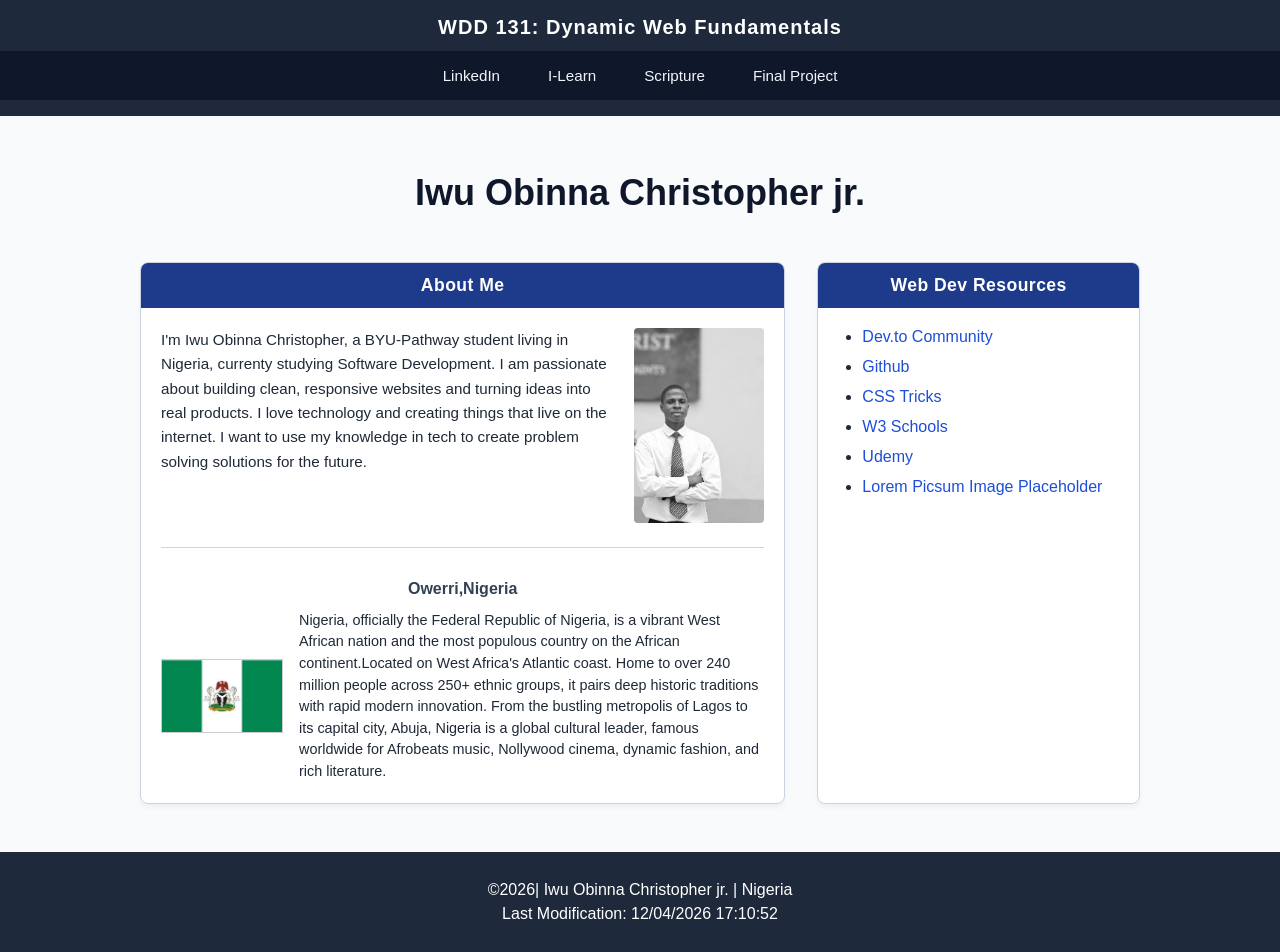
<file: index.html>
<!DOCTYPE html>
<html lang="en">
<head>
  <meta charset="UTF-8">
  <meta name="viewport" content="width=device-width, initial-scale=1.0">
  <title>WDD 131-Dynamic Web Fundamentals - Iwu Obinna Christopher jr.</title>
  <meta name="description" content="WDD 131-Dynamic Web Fundamentals - Iwu Obinna Christopher jr. - Course landing page for my web development coursework.">
  <meta name="author" content="Iwu Obinna Christopher jr.">
  
  
  <link rel="stylesheet" href="styles/base.css">
  
  <script src="scripts/getdates.js" defer></script>
  <link rel="preconnect" href="https://fonts.googleapis.com">
  <link rel="preconnect" href="https://fonts.gstatic.com" crossorigin>
  <link href="https://fonts.googleapis.com/css2?family=Roboto:wght@400;700&display=swap" rel="stylesheet">
</head>

<body>
  <header>
    <span id="course-title">WDD 131: Dynamic Web Fundamentals</span>
    <nav>
      <a href="https://www.linkedin.com" target="_blank">LinkedIn</a>
      <a href="https://byupw.instructure.com/" target="_blank">I-Learn</a>
      <a href="https://www.churchofjesuschrist.org/study/scriptures/bofm/alma/37?lang=eng&id=p37#p37" target="_blank">Scripture</a>
      <a href="#">Final Project</a>

      
      
      
    </nav>
  </header>

  <main>
    <h1>Iwu Obinna Christopher jr.</h1>

    
    <section class="card">
      <h2>About Me</h2>
      <div class="card-content">
        <div class="profile-container">
          <p>I'm Iwu Obinna Christopher, a BYU-Pathway student living in Nigeria, currenty studying Software Development.
            I am passionate about building clean, responsive websites and turning ideas into real products.
            I love technology and creating things that live on the internet. I want to use my knowledge in tech 
            to create problem solving solutions for the future.</p>
          <img src="images/profile.jpg" alt="Iwu Obinna Christopher jr profile picture" class="profile-img">
        </div>

        <div class="sub-section">
          <h3>Owerri,Nigeria</h3>
          <div class="country-info">
            <img src="images/nigeria.jpg" alt="Official Flag of Nigeria" class="flag-img">
            <p>Nigeria, officially the Federal Republic of Nigeria, is a vibrant West African nation 
               and the most populous country on the African continent.Located on West Africa's Atlantic coast. 
               Home to over 240 million people across 250+ ethnic groups, it pairs deep historic traditions with 
               rapid modern innovation. From the bustling metropolis of Lagos to its capital city, Abuja, Nigeria is
               a global cultural leader, famous worldwide for Afrobeats music, Nollywood cinema, dynamic fashion, and rich literature.</p>
          </div>
        </div>
      </div>
    </section>

    
    <section class="card">
      <h2>Web Dev Resources</h2>
      <div class="card-content">
        <ul>
          <li><a href="https://dev.to" target="_blank">Dev.to Community</a></li>
          <li><a href="https://www.github.com" target="_blank">Github</a></li>
          <li><a href="https://css-tricks.com" target="_blank">CSS Tricks</a></li>
          <li><a href="https://www.w3schools.com" target="_blank">W3 Schools</a></li>
          <li><a href="https://www.udemy.com" target="_blank">Udemy</a></li>
          <li><a href="#" target="_blank">Lorem Picsum Image Placeholder</a></li>
        </ul>
      </div>
    </section>
  </main>

  <footer>
    <p>©<span id="currentyear"></span>| Iwu Obinna Christopher jr. | Nigeria</p>
    <p id="lastModified"></p>
  </footer>
</body>
</html>
</file>
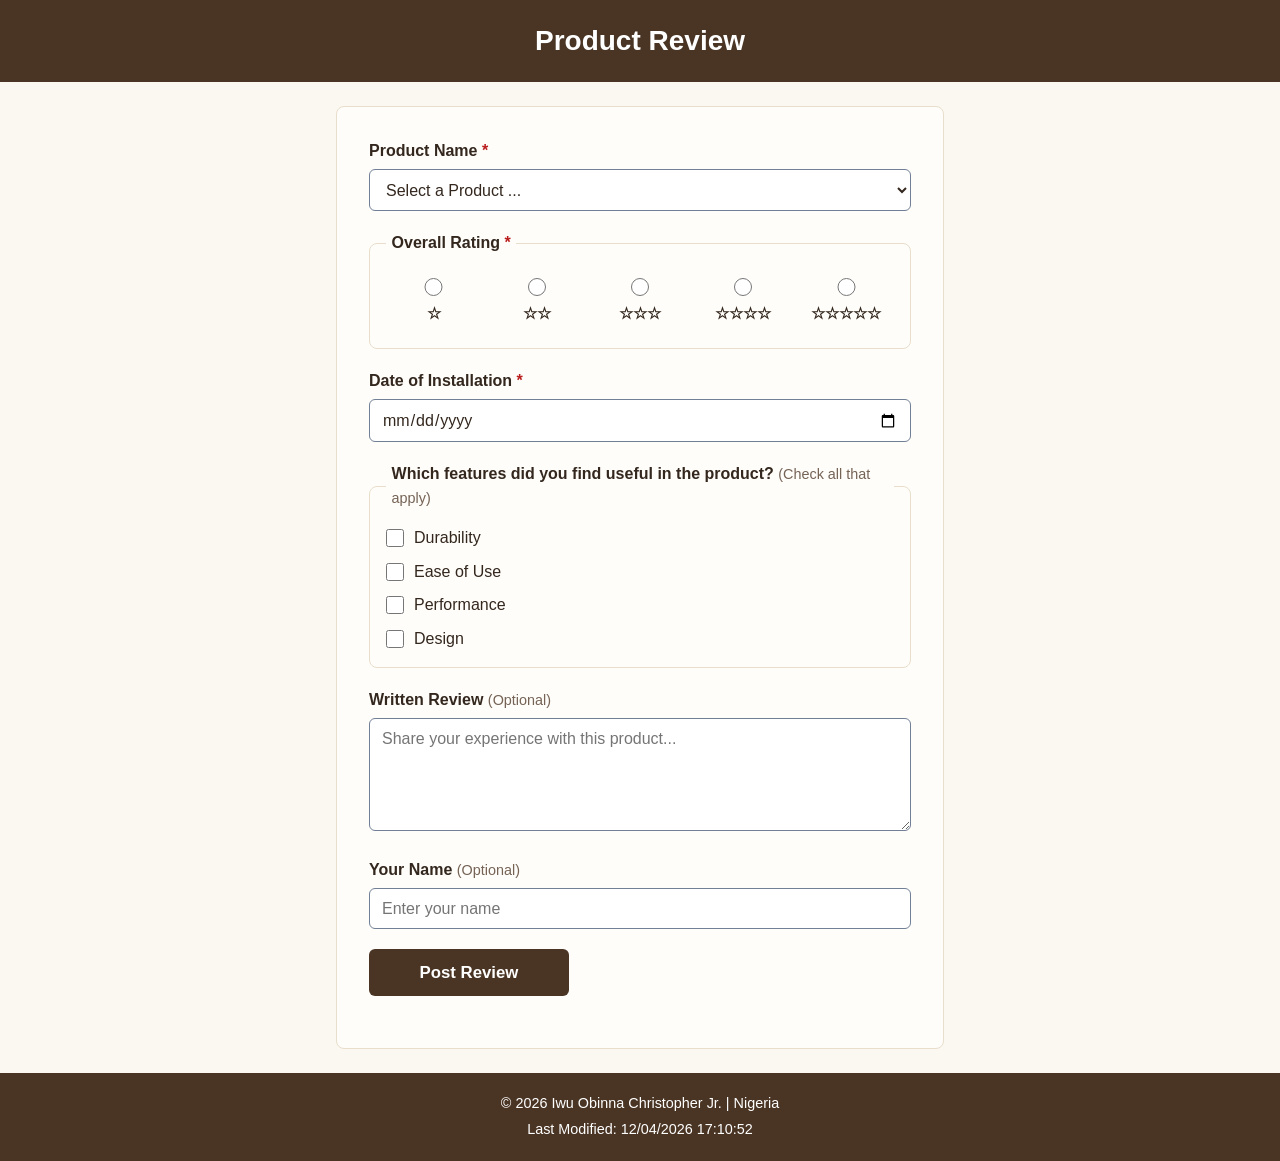
<file: form.html>
<!DOCTYPE html>
<html lang="en">
<head>
  <meta charset="UTF-8">
  <meta name="viewport" content="width=device-width, initial-scale=1.0">
  <title>Product Review Form</title>
  <meta name="description" content="Submit a product review with rating, installation date, useful features, and comments.">
  <meta name="author" content="Iwu Obinna Christopher Jr.">
  <link rel="stylesheet" href="styles/form.css">
  <script src="scripts/form.js" defer></script>
</head>
<body>
  <header>
    <h1>Product Review</h1>
  </header>

  <main>
    <form method="get" action="review.html" class="review-form">
    
      <div class="form-group">
        <label for="product">Product Name <span class="required-marker" aria-hidden="true">*</span></label>
        <select id="product" name="product" required>
          <option value="" disabled selected>Select a Product ...</option>
        </select>
      </div>

      <fieldset class="form-group rating-group">
        <legend>Overall Rating <span class="required-marker" aria-hidden="true">*</span></legend>
        <div class="rating-options">
          <div class="rating-item">
            <label for="rating-1">☆</label>
            <input type="radio" id="rating-1" name="rating" value="1" required>
            <span class="sr-only">1 Star</span>
          </div>
          <div class="rating-item">
            <label for="rating-2">☆☆</label>
            <input type="radio" id="rating-2" name="rating" value="2" required>
            <span class="sr-only">2 Stars</span>
          </div>
          <div class="rating-item">
            <label for="rating-3">☆☆☆</label>
            <input type="radio" id="rating-3" name="rating" value="3" required>
            <span class="sr-only">3 Stars</span>
          </div>
          <div class="rating-item">
            <label for="rating-4">☆☆☆☆</label>
            <input type="radio" id="rating-4" name="rating" value="4" required>
            <span class="sr-only">4 Stars</span>
          </div>
          <div class="rating-item">
            <label for="rating-5">☆☆☆☆☆</label>
            <input type="radio" id="rating-5" name="rating" value="5" required>
            <span class="sr-only">5 Stars</span>
          </div>
        </div>
      </fieldset>

      <div class="form-group">
        <label for="install-date">Date of Installation <span class="required-marker" aria-hidden="true">*</span></label>
        <input type="date" id="install-date" name="installDate" required>
      </div>

      <fieldset class="form-group">
        <legend>Which features did you find useful in the product? <span class="hint">(Check all that apply)</span></legend>
        <div class="checkbox-group">
          <div class="checkbox-item">
            <input type="checkbox" id="feature-durability" name="features" value="durability">
            <label for="feature-durability">Durability</label>
          </div>
          <div class="checkbox-item">
            <input type="checkbox" id="feature-ease" name="features" value="ease-of-use">
            <label for="feature-ease">Ease of Use</label>
          </div>
          <div class="checkbox-item">
            <input type="checkbox" id="feature-performance" name="features" value="performance">
            <label for="feature-performance">Performance</label>
          </div>
          <div class="checkbox-item">
            <input type="checkbox" id="feature-design" name="features" value="design">
            <label for="feature-design">Design</label>
          </div>
        </div>
      </fieldset>

      <div class="form-group">
        <label for="written-review">Written Review <span class="hint">(Optional)</span></label>
        <textarea id="written-review" name="writtenReview" rows="5" placeholder="Share your experience with this product..."></textarea>
      </div>

      <div class="form-group">
        <label for="user-name">Your Name <span class="hint">(Optional)</span></label>
        <input type="text" id="user-name" name="userName" placeholder="Enter your name">
      </div>

      <div class="form-group">
        <input type="submit" value="Post Review" class="submit-btn">
      </div>
    </form>
  </main>

  <footer>
    <p>© <span id="currentyear"></span> Iwu Obinna Christopher Jr. | Nigeria</p>
    <p id="lastModified"></p>
  </footer>
</body>
</html>
</file>
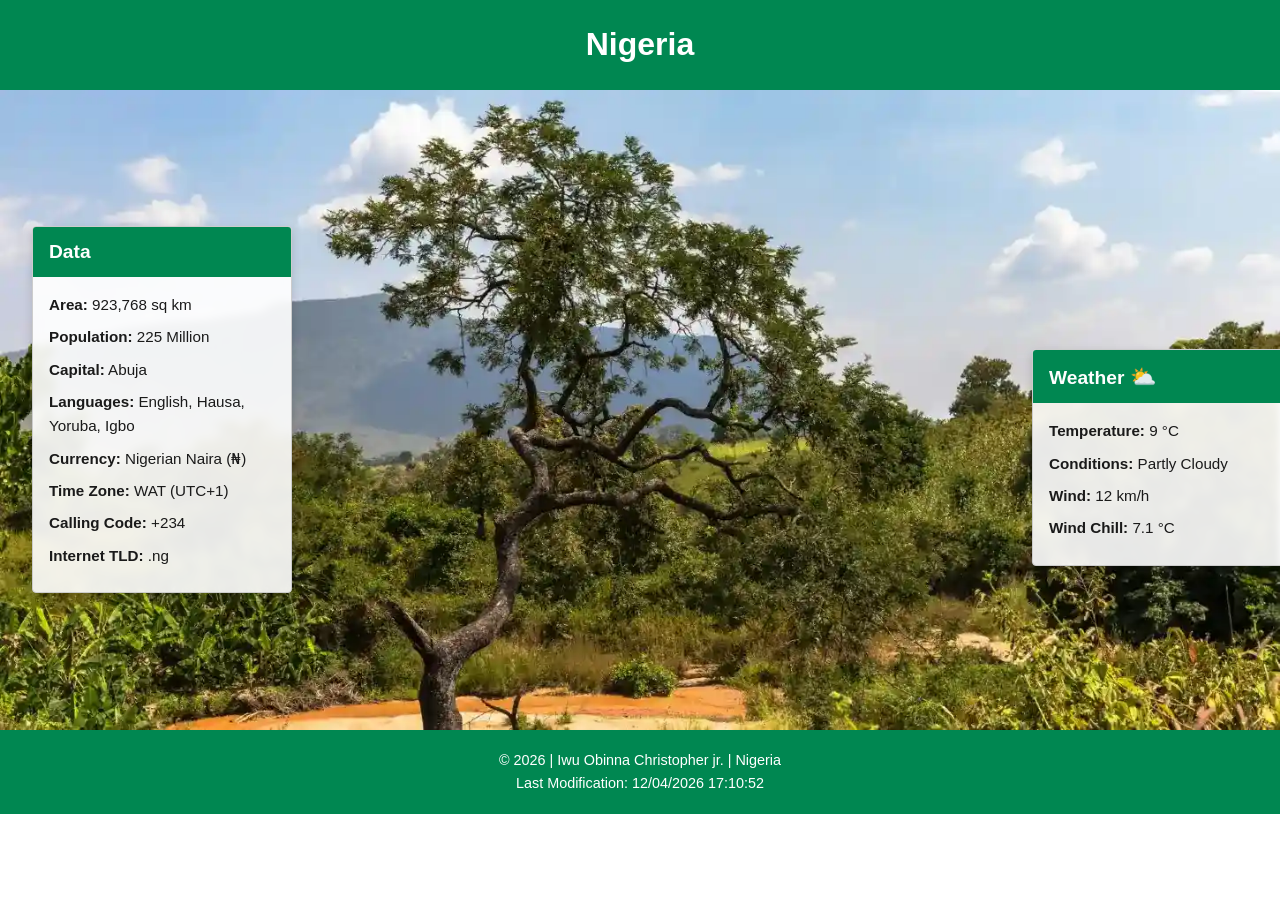
<file: place.html>
<!DOCTYPE html>
<html lang="en-US">
<head>
    <meta charset="UTF-8">
    <meta name="viewport" content="width=device-width, initial-scale=1.0">
    <title>Nigeria - Country Profile | Place Project</title>
    <meta name="description" content="Explore Nigeria's geographic data, weather details, and culture in my WDD 131 place project.">
    <meta name="author" content="Iwu Obinna Christopher jr.">
    
    
    <link rel="stylesheet" href="styles/place.css">
    
    <script src="scripts/place.js" defer></script>
    <link rel="preconnect" href="https://fonts.googleapis.com">
    <link rel="preconnect" href="https://fonts.gstatic.com" crossorigin>
    <link href="https://fonts.googleapis.com/css2?family=Roboto:wght@400;700&display=swap" rel="stylesheet">
</head>

<body>
    <header>
        <h1>Nigeria</h1>
    </header>

    <main>
        <div class="hero">
            <picture>
                <source srcset="images/hero-large.webp" media="(min-width: 1000px)">
                <source srcset="images/hero-medium.webp" media="(min-width: 500px)">
                <img src="images/hero-small.webp" alt="Landscape of Nigeria" width="1500" height="750">
            </picture>
        </div>

        <section class="card data-card">
            <h2>Data</h2>
            <ul>
                <li><span>Area:</span> 923,768 sq km</li>
                <li><span>Population:</span> 225 Million</li>
                <li><span>Capital:</span> Abuja</li>
                <li><span>Languages:</span> English, Hausa, Yoruba, Igbo</li>
                <li><span>Currency:</span> Nigerian Naira (₦)</li>
                <li><span>Time Zone:</span> WAT (UTC+1)</li>
                <li><span>Calling Code:</span> +234</li>
                <li><span>Internet TLD:</span> .ng</li>
            </ul>
        </section>
        <section class="card weather-card">
            <h2 class="weather-title">Weather</h2>
            
            <img class="weather-icon-mobile" src="images/weather.svg" alt="Weather icon showing partly cloudy conditions" width="48" height="48">
            
            <ul>
                <li><span>Temperature:</span> <span id="temp">9</span> °C</li>
                <li><span>Conditions:</span> Partly Cloudy</li>
                <li><span>Wind:</span> <span id="wind">12</span> km/h</li>
                <li><span>Wind Chill:</span> <span id="chill">N/A</span></li>
            </ul>
        </section>
    </main>

    <footer>
        <p>&copy; <span id="currentyear"></span> | Iwu Obinna Christopher jr. | Nigeria</p>
        <p id="lastModified"></p>
    </footer>
</body>
</html>
</file>
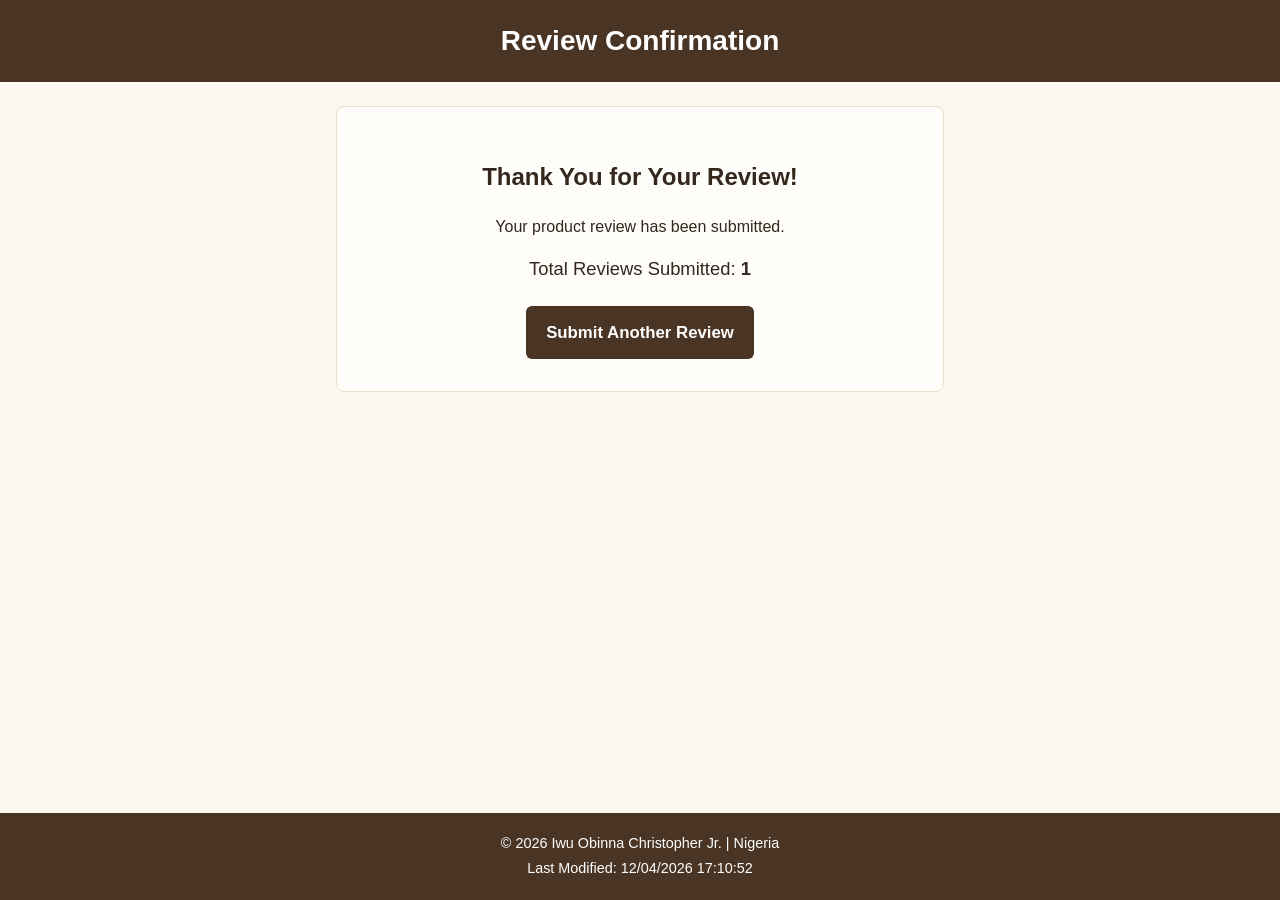
<file: review.html>
<!DOCTYPE html>
<html lang="en">
<head>
  <meta charset="UTF-8">
  <meta name="viewport" content="width=device-width, initial-scale=1.0">
  <title>Review Submitted</title>
  <meta name="description" content="Confirmation page for submitted product reviews.">
  <meta name="author" content="Iwu Obinna Christopher Jr.">
  <link rel="stylesheet" href="styles/form.css">
  <script src="scripts/form.js" defer></script>
</head>
<body>
  <header>
    <h1>Review Confirmation</h1>
  </header>

  <main>
    <section class="confirmation-card">
      <h2>Thank You for Your Review!</h2>
      <p>Your product review has been submitted.</p>
      <p class="review-counter">Total Reviews Submitted: <strong id="review-count">0</strong></p>
      <a href="form.html" class="back-link">Submit Another Review</a>
    </section>
  </main>

  <footer>
    <p>© <span id="currentyear"></span> Iwu Obinna Christopher Jr. | Nigeria</p>
    <p id="lastModified"></p>
  </footer>
</body>
</html>
</file>
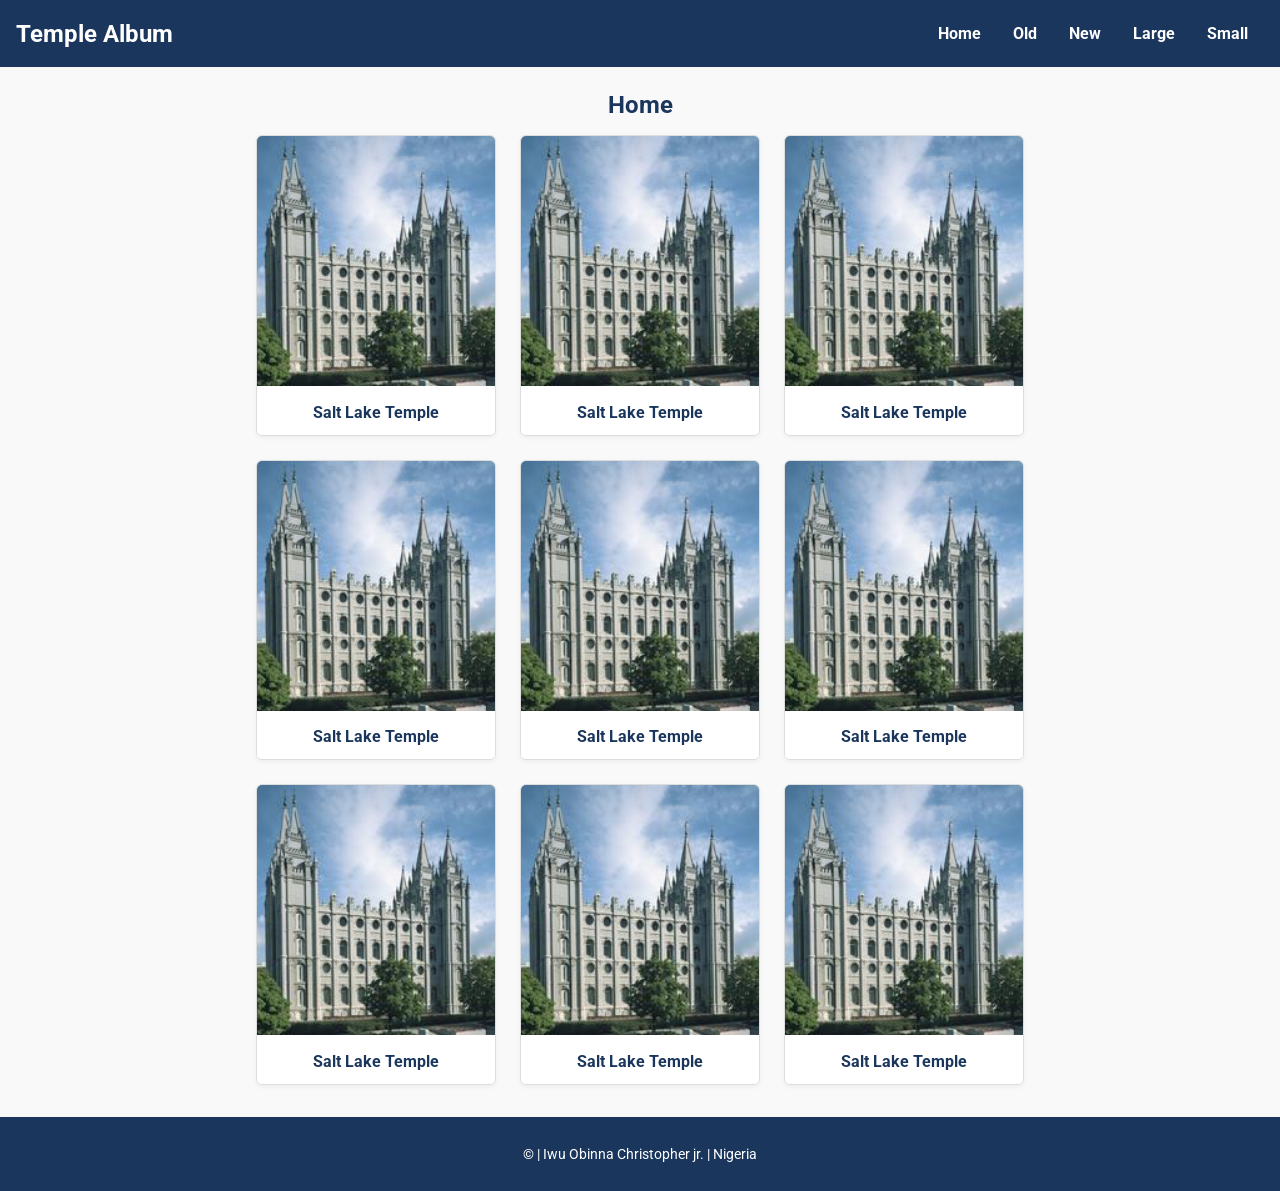
<file: temples.html>
<!DOCTYPE html>
<html lang="en">
<head>
    <meta charset="UTF-8">
    <meta name="viewport" content="width=device-width, initial-scale=1.0">
    <title>Temple Album</title>
    <meta name="description" content="WDD 131-Dynamic Web Fundamentals - Iwu Obinna Christopher jr. - Course landing page for my web development coursework.">
    <meta name="author" content="Iwu Obinna Christopher jr.">
  
  
    <link rel="stylesheet" href="styles/temples.css">
    <link rel="stylesheet" href="styles/temples-large.css">
    <script src="scripts/temples.js" defer></script>
    <link rel="preconnect" href="https://fonts.googleapis.com">
    <link rel="preconnect" href="https://fonts.gstatic.com" crossorigin>
    <link href="https://fonts.googleapis.com/css2?family=Roboto:wght@400;700&display=swap" rel="stylesheet">
</head>
<body>

    <header> 
        <h1>Temple Album</h1>
        <a id="menu" href="#" aria-label="Navigation Menu"></a>
        <nav>
            <ul class="navigation">
                <li><a href="#">Home</a></li>
                <li><a href="#">Old</a></li>
                <li><a href="#">New</a></li>
                <li><a href="#">Large</a></li>
                <li><a href="#">Small</a></li>
            </ul>
        </nav>
    </header>

    <main>  
        <h2>Home </h2>
        <div class="gallery">
            <figure>
                <img src="images/salt-lake-temple.jpg" alt="Temple Placeholder">
                <figcaption>Salt Lake Temple</figcaption>
            </figure>
            <figure>
                <img src="images/salt-lake-temple.jpg" alt="Temple Placeholder">
                <figcaption>Salt Lake Temple</figcaption>
            </figure>
            <figure>
                <img src="images/salt-lake-temple.jpg" alt="Temple Placeholder">
                <figcaption>Salt Lake Temple</figcaption>
            </figure>
            <figure>
                <img src="images/salt-lake-temple.jpg" alt="Temple Placeholder">
                <figcaption>Salt Lake Temple</figcaption>
            </figure>
            <figure>
                <img src="images/salt-lake-temple.jpg" alt="Temple Placeholder">
                <figcaption>Salt Lake Temple</figcaption>
            </figure>
            <figure>
                <img src="images/salt-lake-temple.jpg" alt="Temple Placeholder">
                <figcaption>Salt Lake Temple</figcaption>
            </figure>
            <figure>
                <img src="images/salt-lake-temple.jpg" alt="Temple Placeholder">
                <figcaption>Salt Lake Temple</figcaption>
            </figure>
            <figure>
                <img src="images/salt-lake-temple.jpg" alt="Temple Placeholder">
                <figcaption>Salt Lake Temple</figcaption>
            </figure>
            <figure>
                <img src="images/salt-lake-temple.jpg" alt="Temple Placeholder">
                <figcaption>Salt Lake Temple</figcaption>
            </figure>
        </div>
    </main>

    <footer> 
        <p>&copy; | Iwu Obinna Christopher jr. | Nigeria</p>
        <p id="lastModified"></p>
   
    </footer>
    
</body>
</html>
</file>
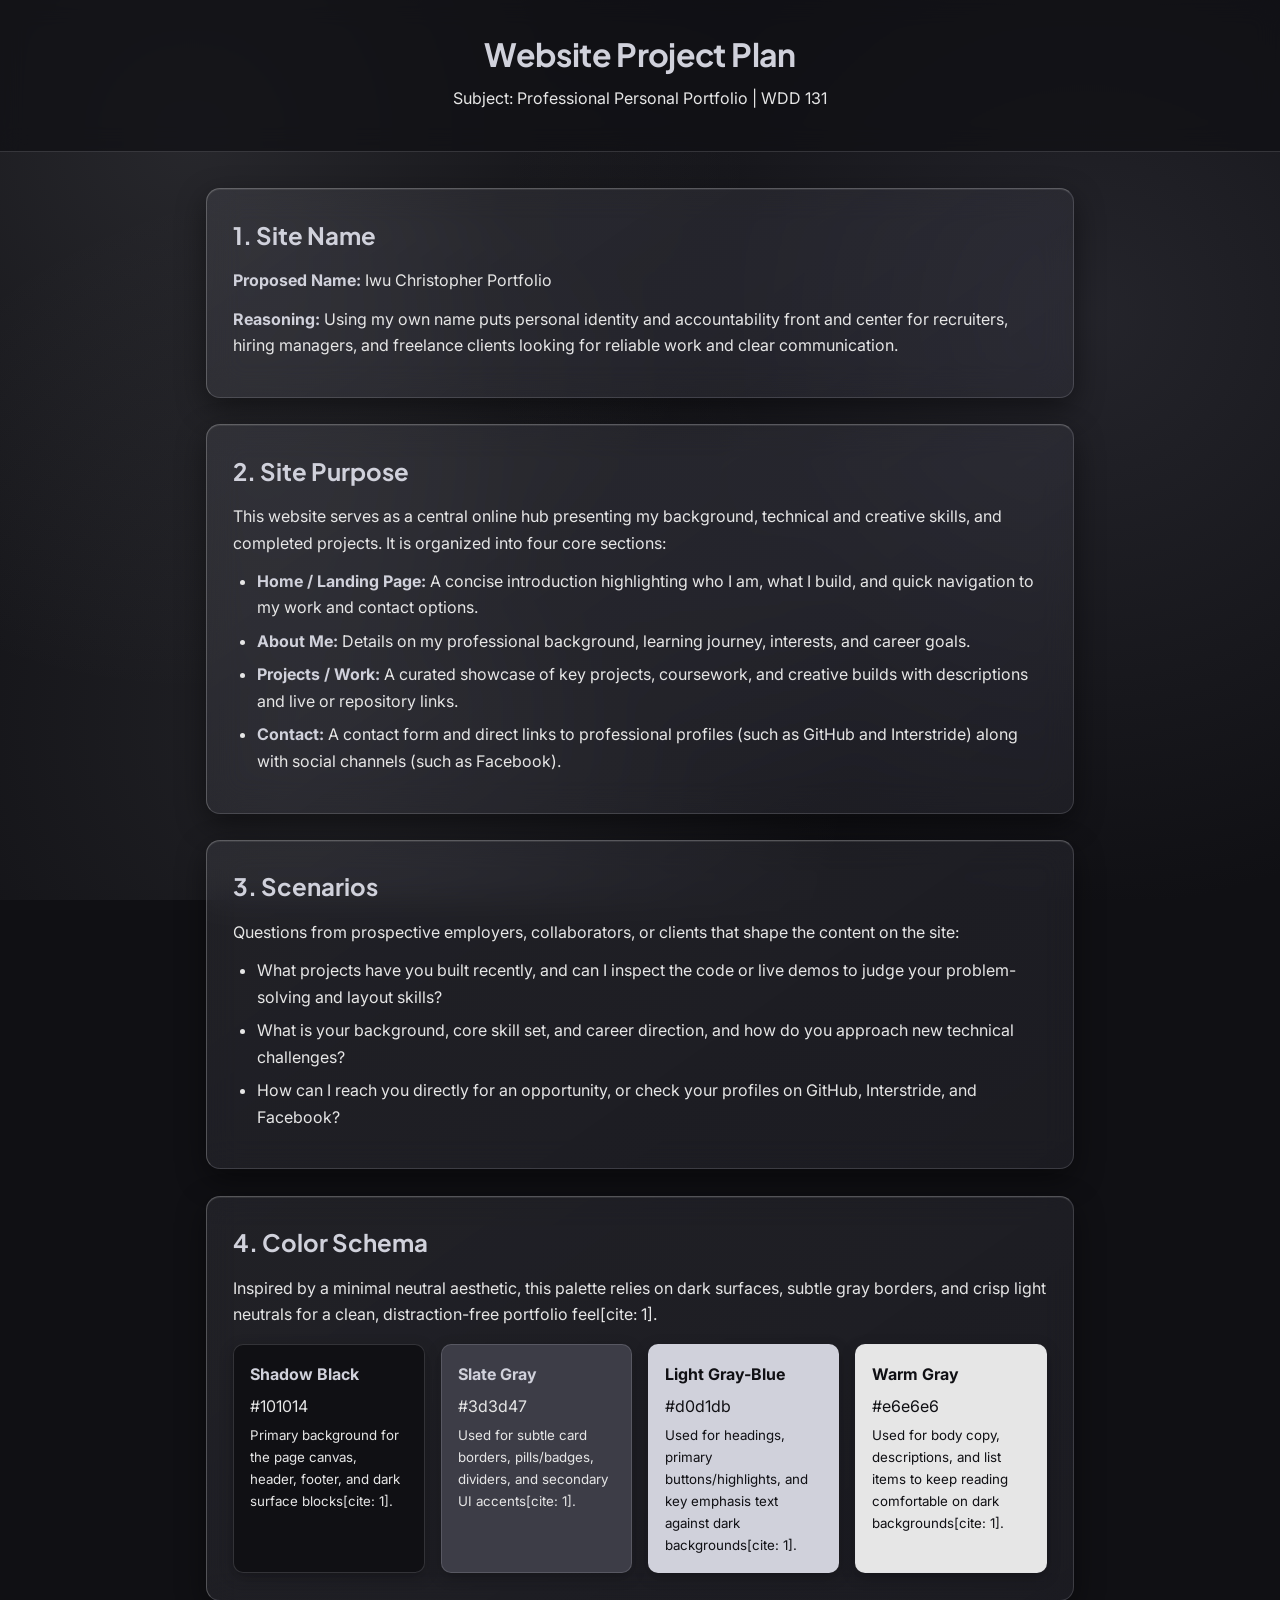
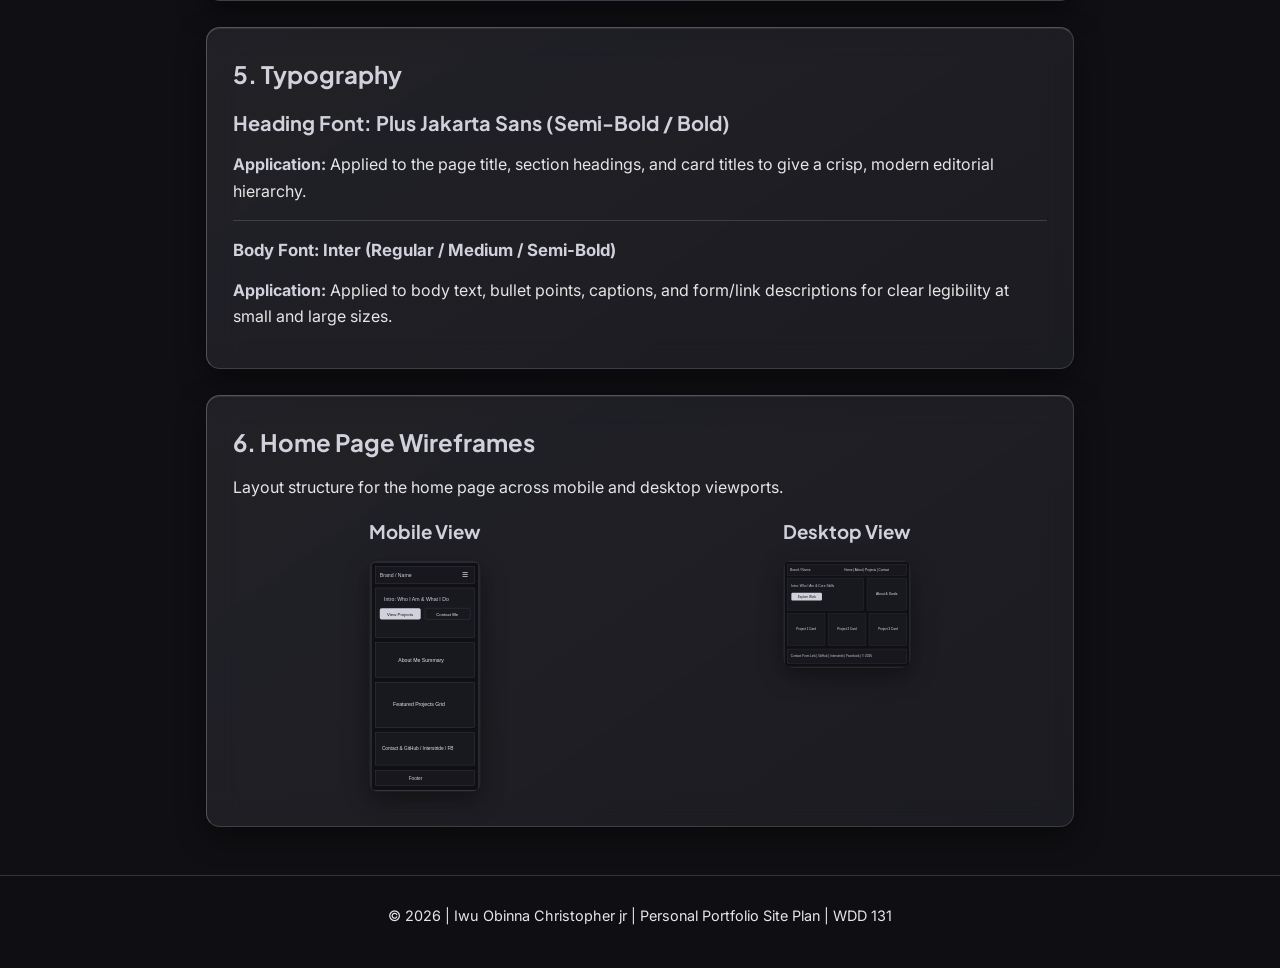
<file: project/siteplan.html>
<!DOCTYPE html>
<html lang="en">
<head>
    <meta charset="UTF-8">
    <meta name="viewport" content="width=device-width, initial-scale=1.0">
    <title>Website Plan | Personal Portfolio</title>
    <meta name="description" content="Site plan for my personal portfolio website covering site name, purpose, visitor scenarios, color schema, typography, and home page wireframes.">
    <meta name="author" content="Iwu Obinna Christopher jr.">
    <link rel="preconnect" href="https://fonts.googleapis.com">
    <link rel="preconnect" href="https://fonts.gstatic.com" crossorigin>
    <link href="https://fonts.googleapis.com/css2?family=Inter:wght@400;500;600&family=Plus+Jakarta+Sans:wght@600;700&display=swap" rel="stylesheet">

    <link rel="stylesheet" href="styles/siteplan.css">
</head>
<body>
    
    <header>
        <h1>Website Project Plan</h1>
        <p>Subject: Professional Personal Portfolio | WDD 131</p>
    </header>

    <main>
  
        <section class="card">
            <h2>1. Site Name</h2>
            <p><strong>Proposed Name:</strong> Iwu Christopher Portfolio</p>
            <p><strong>Reasoning:</strong> Using my own name puts personal identity and accountability front and center for recruiters, hiring managers, and freelance clients looking for reliable work and clear communication.</p>
        </section>

        <section class="card">
            <h2>2. Site Purpose</h2>
            <p>This website serves as a central online hub presenting my background, technical and creative skills, and completed projects. It is organized into four core sections:</p>
            <ul>
                <li><strong>Home / Landing Page:</strong> A concise introduction highlighting who I am, what I build, and quick navigation to my work and contact options.</li>
                <li><strong>About Me:</strong> Details on my professional background, learning journey, interests, and career goals.</li>
                <li><strong>Projects / Work:</strong> A curated showcase of key projects, coursework, and creative builds with descriptions and live or repository links.</li>
                <li><strong>Contact:</strong> A contact form and direct links to professional profiles (such as GitHub and Interstride) along with social channels (such as Facebook).</li>
            </ul>
        </section>

        <section class="card">
            <h2>3. Scenarios</h2>
            <p>Questions from prospective employers, collaborators, or clients that shape the content on the site:</p>
            <ul>
                <li>What projects have you built recently, and can I inspect the code or live demos to judge your problem-solving and layout skills?</li>
                <li>What is your background, core skill set, and career direction, and how do you approach new technical challenges?</li>
                <li>How can I reach you directly for an opportunity, or check your profiles on GitHub, Interstride, and Facebook?</li>
            </ul>
        </section>

        <section class="card">
            <h2>4. Color Schema</h2>
            <p>Inspired by a minimal neutral aesthetic, this palette relies on dark surfaces, subtle gray borders, and crisp light neutrals for a clean, distraction-free portfolio feel[cite: 1].</p>

            <div class="color-grid">
                <div class="color-swatch shadow-black-swatch">
                    <strong>Shadow Black</strong>
                    <span>#101014</span>
                    <small>Primary background for the page canvas, header, footer, and dark surface blocks[cite: 1].</small>
                </div>
                <div class="color-swatch slate-gray-swatch">
                    <strong>Slate Gray</strong>
                    <span>#3d3d47</span>
                    <small>Used for subtle card borders, pills/badges, dividers, and secondary UI accents[cite: 1].</small>
                </div>
                <div class="color-swatch light-gray-blue-swatch">
                    <strong>Light Gray-Blue</strong>
                    <span>#d0d1db</span>
                    <small>Used for headings, primary buttons/highlights, and key emphasis text against dark backgrounds[cite: 1].</small>
                </div>
                <div class="color-swatch warm-gray-swatch">
                    <strong>Warm Gray</strong>
                    <span>#e6e6e6</span>
                    <small>Used for body copy, descriptions, and list items to keep reading comfortable on dark backgrounds[cite: 1].</small>
                </div>
            </div>
        </section>

        <section class="card">
            <h2>5. Typography</h2>
            <div class="typography-sample">
                <h3 class="font-heading-demo">Heading Font: Plus Jakarta Sans (Semi-Bold / Bold)</h3>
                <p><strong>Application:</strong> Applied to the page title, section headings, and card titles to give a crisp, modern editorial hierarchy.</p>
            </div>
            <hr>
            <div class="typography-sample">
                <p class="font-body-demo"><strong>Body Font: Inter (Regular / Medium / Semi-Bold)</strong></p>
                <p><strong>Application:</strong> Applied to body text, bullet points, captions, and form/link descriptions for clear legibility at small and large sizes.</p>
            </div>
        </section>

        <section class="card">
            <h2>6. Home Page Wireframes</h2>
            <p>Layout structure for the home page across mobile and desktop viewports.</p>

            <div class="wireframe-container">
                
                <div class="wireframe-box">
                    <h3>Mobile View </h3>
                    <svg viewBox="0 0 260 540" class="wireframe-svg" role="img" aria-label="Mobile home page wireframe">
                        <rect x="5" y="5" width="250" height="530" fill="#101014" stroke="#3d3d47" stroke-width="2" rx="8"/>
                        
                        <rect x="15" y="15" width="230" height="40" fill="#17171d" stroke="#3d3d47"/>
                        <text x="25" y="40" fill="#d0d1db" font-size="12" font-family="sans-serif">Brand / Name</text>
                        <text x="215" y="40" fill="#e6e6e6" font-size="16" font-family="sans-serif">☰</text>
                        
                        <rect x="15" y="65" width="230" height="115" fill="#18181f" stroke="#3d3d47"/>
                        <text x="35" y="95" fill="#d0d1db" font-size="12" font-family="sans-serif">Intro: Who I Am &amp; What I Do</text>
                        <rect x="25" y="112" width="95" height="26" fill="#d0d1db" rx="4"/>
                        <text x="42" y="129" fill="#101014" font-size="10" font-family="sans-serif">View Projects</text>
                        <rect x="130" y="112" width="105" height="26" fill="none" stroke="#3d3d47" rx="4"/>
                        <text x="156" y="129" fill="#e6e6e6" font-size="10" font-family="sans-serif">Contact Me</text>
                       
                        <rect x="15" y="192" width="230" height="80" fill="#18181f" stroke="#3d3d47"/>
                        <text x="68" y="236" fill="#e6e6e6" font-size="12" font-family="sans-serif">About Me Summary</text>
                      
                        <rect x="15" y="284" width="230" height="105" fill="#18181f" stroke="#3d3d47"/>
                        <text x="56" y="340" fill="#e6e6e6" font-size="12" font-family="sans-serif">Featured Projects Grid</text>
                        
                        <rect x="15" y="401" width="230" height="75" fill="#18181f" stroke="#3d3d47"/>
                        <text x="30" y="442" fill="#e6e6e6" font-size="11" font-family="sans-serif">Contact &amp; GitHub / Interstride / FB</text>
                      
                        <rect x="15" y="488" width="230" height="35" fill="#17171d" stroke="#3d3d47"/>
                        <text x="92" y="510" fill="#d0d1db" font-size="11" font-family="sans-serif">Footer</text>
                    </svg>
                </div>
                <div class="wireframe-box">
                    <h3>Desktop View </h3>
                    <svg viewBox="0 0 460 390" class="wireframe-svg" role="img" aria-label="Desktop home page wireframe">
                        <rect x="5" y="5" width="450" height="380" fill="#101014" stroke="#3d3d47" stroke-width="2" rx="4"/>
                        <!-- Header & Nav -->
                        <rect x="15" y="15" width="430" height="40" fill="#17171d" stroke="#3d3d47"/>
                        <text x="25" y="40" fill="#d0d1db" font-size="12" font-family="sans-serif">Brand / Name</text>
                        <text x="220" y="40" fill="#e6e6e6" font-size="11" font-family="sans-serif">Home | About | Projects | Contact</text>
                        <!-- Split Hero / Intro -->
                        <rect x="15" y="65" width="275" height="115" fill="#18181f" stroke="#3d3d47"/>
                        <text x="30" y="98" fill="#d0d1db" font-size="12" font-family="sans-serif">Intro: Who I Am &amp; Core Skills</text>
                        <rect x="30" y="118" width="110" height="28" fill="#d0d1db" rx="4"/>
                        <text x="53" y="136" fill="#101014" font-size="11" font-family="sans-serif">Explore Work</text>
                        <rect x="302" y="65" width="143" height="115" fill="#18181f" stroke="#3d3d47"/>
                        <text x="334" y="126" fill="#e6e6e6" font-size="12" font-family="sans-serif">About &amp; Goals</text>
                        <!-- 3-Column Projects Showcase -->
                        <rect x="15" y="192" width="136" height="115" fill="#18181f" stroke="#3d3d47"/>
                        <text x="48" y="253" fill="#e6e6e6" font-size="11" font-family="sans-serif">Project 1 Card</text>

                        <rect x="162" y="192" width="136" height="115" fill="#18181f" stroke="#3d3d47"/>
                        <text x="195" y="253" fill="#e6e6e6" font-size="11" font-family="sans-serif">Project 2 Card</text>

                        <rect x="309" y="192" width="136" height="115" fill="#18181f" stroke="#3d3d47"/>
                        <text x="342" y="253" fill="#e6e6e6" font-size="11" font-family="sans-serif">Project 3 Card</text>
                        <!-- Footer with Contact & Profiles -->
                        <rect x="15" y="320" width="430" height="52" fill="#17171d" stroke="#3d3d47"/>
                        <text x="28" y="350" fill="#d0d1db" font-size="11" font-family="sans-serif">Contact Form Link | GitHub | Interstride | Facebook | © 2026</text>
                    </svg>
                </div>
            </div>
        </section>
    </main>

    <footer>
        <p>&copy; 2026 | Iwu Obinna Christopher jr | Personal Portfolio Site Plan | WDD 131</p>
    </footer>
</body>
</html>
</file>
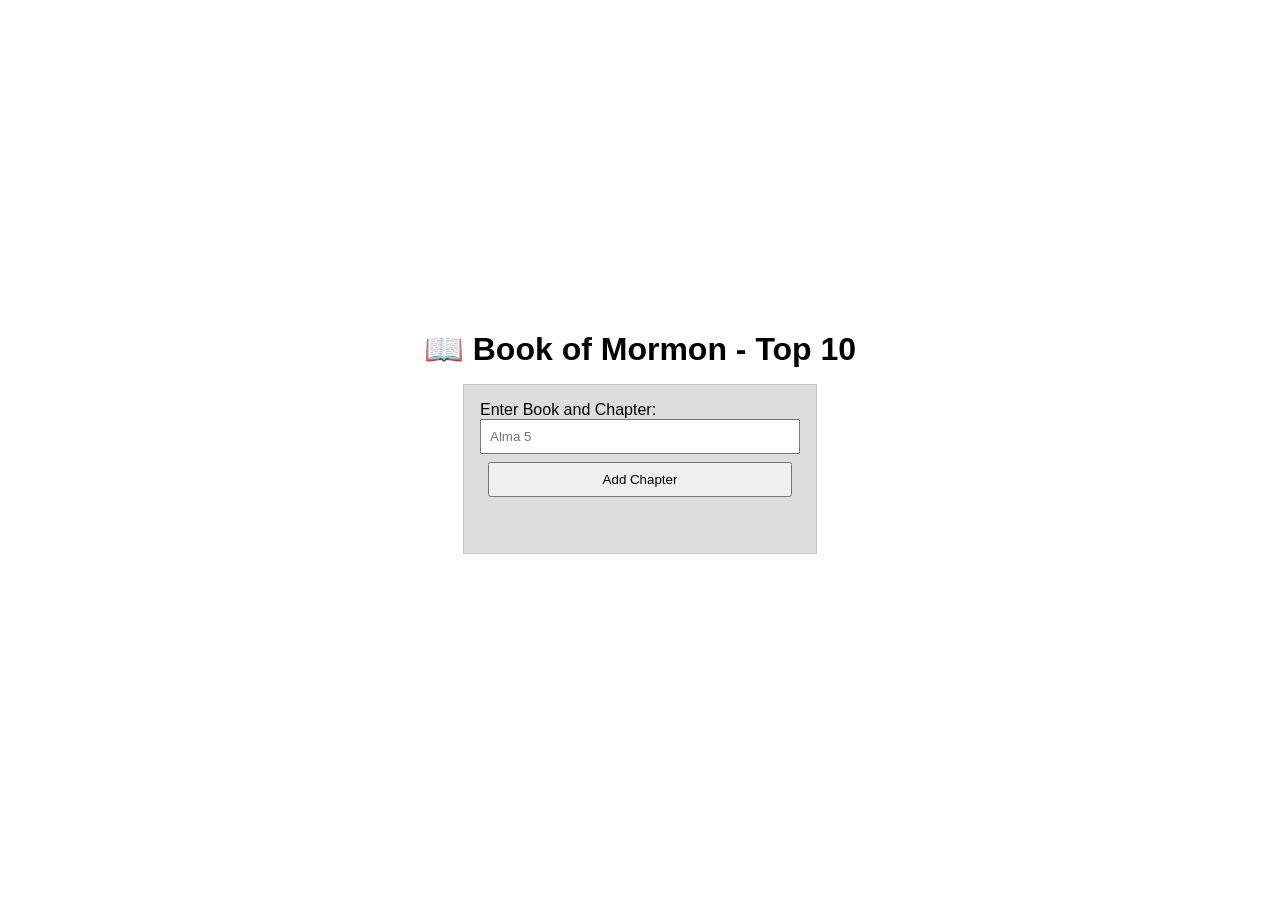
<file: week02/bom.html>
<!DOCTYPE html>
<html lang="en">
<head>
    <meta charset="UTF-8">
    <meta name="viewport" content="width=device-width, initial-scale=1.0">
    <title>Book of Mormon top 10</title>
    <meta name="description" content="WDD 131-Book of Mormon top 10">
    <meta name="author" content="Iwu Obinna Christopher jr">

    <link rel="stylesheet" href="styles/bom.css">
    <script src="scripts/bom.js" defer></script>
    <link rel="preconnect" href="https://fonts.googleapis.com">
    <link rel="preconnect" href="https://fonts.gstatic.com" crossorigin>
    <link href="https://fonts.googleapis.com/css2?family=Roboto:wght@400;700&display=swap" rel="stylesheet">

</head>
<body>

    <h1>📖 Book of Mormon - Top 10</h1>
    <main>
        <label for="favchap">Enter Book and Chapter: </label>
        <input type="text" id="favchap" placeholder="Alma 5">
        <button type="submit">Add Chapter</button>
	<ul id="list"></ul>
    </main>
    
</body>
</html>
</file>
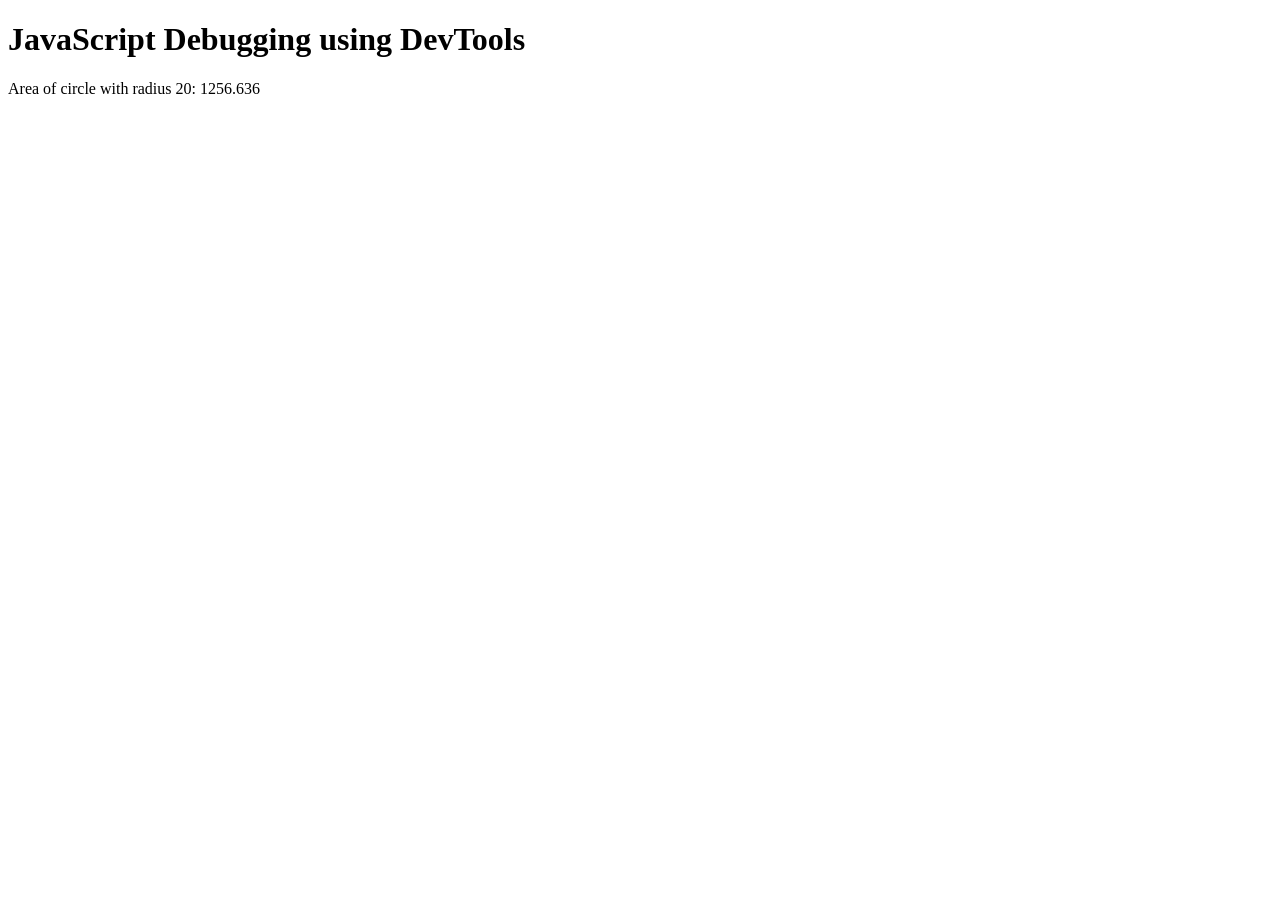
<file: week02/debugging.html>
<!DOCTYPE html>
<html lang="en">
<head>
    <meta charset="UTF-8">
    <meta name="viewport" content="width=device-width, initial-scale=1.0">
    <title>Document</title>
    <script src="scripts/debugging.js" defer></script>
</head>
<body>
    <h1>JavaScript Debugging using DevTools</h1>
    <p>Area of circle with radius <span id="radius"></span>: <span id="area"></span></p>
    
</body>
</html>
</file>
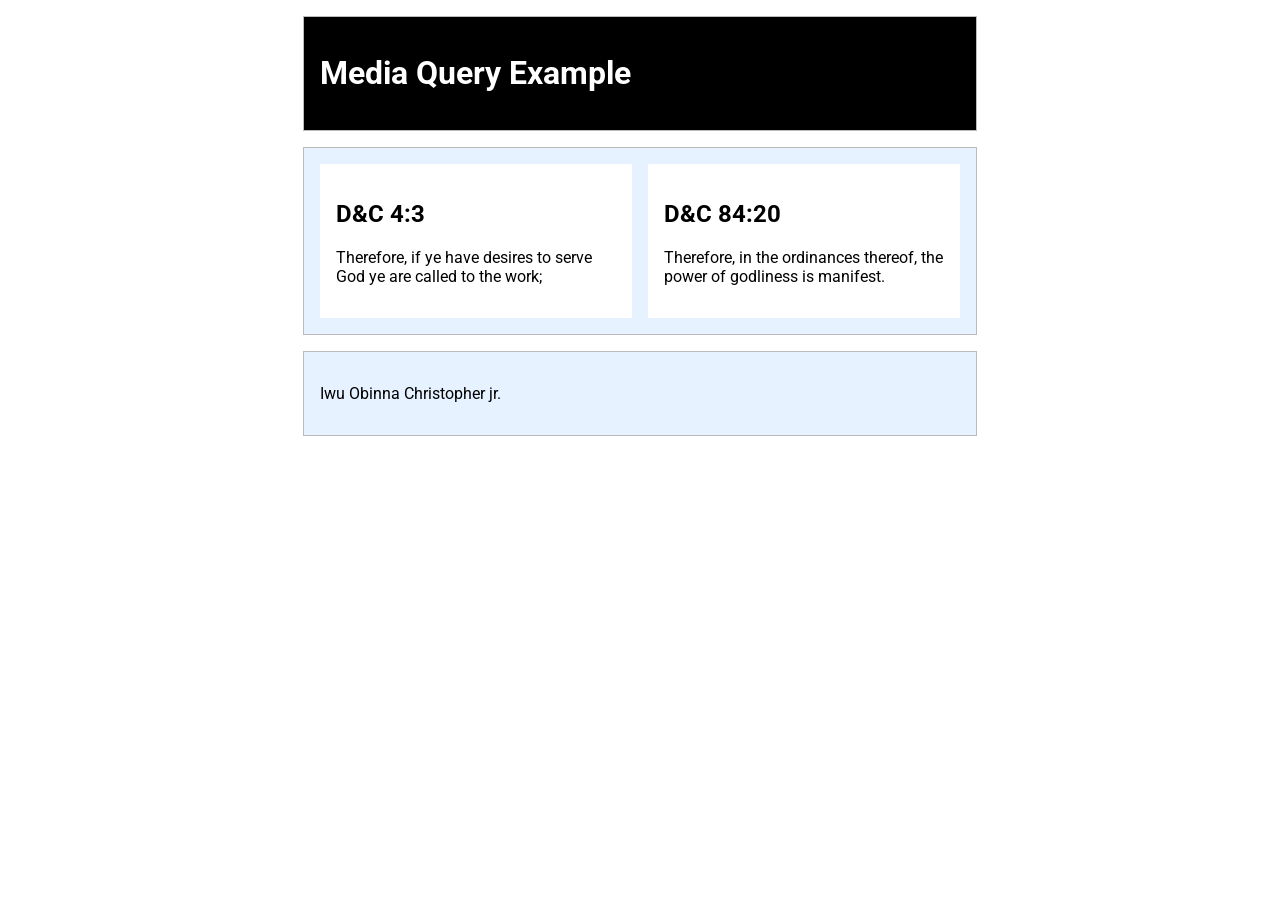
<file: week02/media-query.html>
<!DOCTYPE html>
<html lang="en">
<head>
    <meta charset="UTF-8">
    <meta name="viewport" content="width=device-width, initial-scale=1.0">
    <title>WDD 131-Media Query</title>
    <meta name="description" content="WDD 131-Dynamic Web Fundamentals-Media query.">
    <meta name="author" content="Iwu Obinna Christopher jr">

    <link rel="stylesheet" href="styles/media-query.css">
    <link rel="stylesheet" href="styles/media-query-large.css">
    <link rel="preconnect" href="https://fonts.googleapis.com">
    <link rel="preconnect" href="https://fonts.gstatic.com" crossorigin>
    <link href="https://fonts.googleapis.com/css2?family=Roboto:wght@400;700&display=swap" rel="stylesheet">

      
  
</head>
<body>
    <header>
        <h1>
            Media Query Example
        </h1>
    </header>

    <main>
        <section> 
            <h2>
                D&C 4:3

            </h2>

            <p>Therefore, if ye have desires to serve God ye are called to the work;</p>


        </section>

        <section>
            <h2>
                 D&C 84:20
            </h2>
            <p> Therefore, in the ordinances thereof, the power of godliness is manifest.</p>

        </section>
    </main>

     <footer>
    <p> Iwu Obinna Christopher jr. </p>
    
  </footer>
    
</body>
</html>
</file>
<file: styles/base.css>
:root {
  --primary-color: #1d4ed8;
  --header-bg: #1e293b;
  --card-bg: #ffffff;
  --card-header-bg: #1e3a8a;
  --text-color: #1f2937;
  --border-color: #cbd5e1;
}

body {
  font-family: 'Segoe UI', Tahoma, Geneva, Verdana, sans-serif;
  margin: 0;
  padding: 0;
  color: var(--text-color);
  background-color: #f8fafc;
}


header {
  background-color: var(--header-bg);
  color: white;
  text-align: center;
  padding: 1rem 0;
}

#course-title {
  display: block;
  font-size: 1.25rem;
  font-weight: 600;
  margin-bottom: 0.75rem;
  letter-spacing: 0.05em;
}


nav {
  display: flex;
  justify-content: center;
  gap: 2rem;
  background-color: #0f172a;
  padding: 0.75rem 0;
}

nav a {
  color: #f1f5f9;
  text-decoration: none;
  font-size: 0.95rem;
  font-weight: 500;
  padding: 0.25rem 0.5rem;
  transition: color 0.2s ease;
}

nav a:hover {
  color: #60a5fa;
  text-decoration: underline;
}


main {
  max-width: 1000px;
  margin: 2rem auto;
  padding: 0 1rem;
  display: grid;
  grid-template-columns: 2fr 1fr; 
  gap: 2rem;
}

main h1 {
  grid-column: 1 / -1;
  text-align: center;
  font-size: 2.25rem;
  margin-bottom: 1rem;
  color: #0f172a;
}


.card {
  background-color: var(--card-bg);
  border: 1px solid var(--border-color);
  border-radius: 8px;
  overflow: hidden;
  box-shadow: 0 4px 6px -1px rgba(0, 0, 0, 0.05);
}

.card h2 {
  background-color: var(--card-header-bg);
  color: white;
  margin: 0;
  padding: 0.75rem 1rem;
  font-size: 1.1rem;
  text-align: center;
  letter-spacing: 0.025em;
}


.card-content {
  padding: 1.25rem;
}


.profile-container {
  display: flex;
  gap: 1rem;
  align-items: flex-start;
  margin-bottom: 1.5rem;
}

.profile-container p {
  margin: 0;
  font-size: 0.95rem;
  line-height: 1.6;
}

.profile-img {
  width: 130px;
  height: auto;
  border-radius: 4px;
  flex-shrink: 0;
}


.sub-section {
  border-top: 1px solid var(--border-color);
  padding-top: 1rem;
  margin-top: 1rem;
}

.sub-section h3 {
  text-align: center;
  font-size: 1rem;
  margin-bottom: 0.75rem;
  color: #334155;
}

.country-info {
  display: flex;
  gap: 1rem;
  align-items: center;
}

.flag-img {
  width: 120px;
  border: 1px solid #ccc;
  flex-shrink: 0;
}

.country-info p {
  font-size: 0.9rem;
  line-height: 1.5;
  margin: 0;
}


.card ul {
  margin: 0;
  padding-left: 1.5rem;
}

.card ul li {
  margin-bottom: 0.75rem;
}

.card ul li a {
  color: var(--primary-color);
  text-decoration: none;
}

.card ul li a:hover {
  text-decoration: underline;
}


footer {
  background-color: var(--header-bg);
  color: white;
  text-align: center;
  padding: 1.5rem 0;
  margin-top: 3rem;
  font-size: 1rem;
}

footer p {
  margin: 0.35rem 0;
}
</file>
<file: styles/form.css>
:root {
  
  --primary-color: #4a3525;
  --primary-hover: #322318;
  --accent-color: #b85d43;
  --bg-color: #fbf8f1;
  --surface-color: #fffdf9;
  --text-color: #33271e;
  --muted-color: #756356;
  --border-color: #e8decb;
  --focus-ring: #b85d43;
  --radius: 8px;
}

* {
  box-sizing: border-box;
}

body {
  margin: 0;
  font-family: Arial, Helvetica, sans-serif;
  line-height: 1.5;
  color: var(--text-color);
  background-color: var(--bg-color);
  display: flex;
  flex-direction: column;
  min-height: 100vh;
}

header {
  background-color: var(--primary-color);
  color: #ffffff;
  padding: 1.25rem 1rem;
  text-align: center;
}

header h1 {
  margin: 0;
  font-size: 1.75rem;
}

main {
  flex: 1;
  width: 100%;
  max-width: 640px;
  margin: 1.5rem auto;
  padding: 0 1rem;
}

.review-form,
.confirmation-card {
  background-color: var(--surface-color);
  padding: 1.5rem;
  border-radius: var(--radius);
  border: 1px solid var(--border-color);
}

.form-group {
  margin-bottom: 1.25rem;
}

fieldset.form-group {
  border: 1px solid var(--border-color);
  border-radius: var(--radius);
  padding: 1rem;
  margin-left: 0;
  margin-right: 0;
}

legend {
  font-weight: bold;
  padding: 0 0.35rem;
  color: var(--text-color);
}

label {
  display: block;
  font-weight: bold;
  margin-bottom: 0.4rem;
  color: var(--text-color);
}

.hint {
  font-weight: normal;
  font-size: 0.9rem;
  color: var(--muted-color);
}

.required-marker {
  color: #b91c1c;
}

select,
input[type="date"],
input[type="text"],
textarea {
  width: 100%;
  padding: 0.65rem 0.75rem;
  font-size: 1rem;
  font-family: inherit;
  color: var(--text-color);
  background-color: #ffffff;
  border: 1px solid #718096;
  border-radius: 6px;
}

textarea {
  resize: vertical;
}

.rating-options {
  display: grid;
  grid-template-columns: repeat(5, 1fr);
  gap: 0.5rem;
  text-align: center;
}

.rating-item {
  display: flex;
  flex-direction: column-reverse;
  align-items: center;
  gap: 0.35rem;
  padding: 0.4rem 0.2rem;
}

.rating-item label {
  margin: 0;
  font-size: 1rem;
  cursor: pointer;
}

.rating-item input[type="radio"] {
  width: 1.15rem;
  height: 1.15rem;
  margin: 0;
  cursor: pointer;
}

.checkbox-group {
  display: flex;
  flex-direction: column;
  gap: 0.6rem;
}

.checkbox-item {
  display: flex;
  align-items: center;
  gap: 0.6rem;
}

.checkbox-item input[type="checkbox"] {
  width: 1.15rem;
  height: 1.15rem;
  margin: 0;
  cursor: pointer;
}

.checkbox-item label {
  margin: 0;
  font-weight: normal;
  cursor: pointer;
}


.submit-btn,
.back-link {
  display: inline-block;
  width: 100%;
  padding: 0.85rem 1.25rem;
  font-size: 1.05rem;
  font-weight: bold;
  text-align: center;
  text-decoration: none;
  color: #ffffff;
  background-color: var(--primary-color);
  border: none;
  border-radius: 6px;
  cursor: pointer;
}

.submit-btn:hover,
.back-link:hover {
  background-color: var(--primary-hover);
}

:focus-visible {
  outline: 3px solid var(--focus-ring);
  outline-offset: 2px;
}

.sr-only {
  position: absolute;
  width: 1px;
  height: 1px;
  padding: 0;
  margin: -1px;
  overflow: hidden;
  
  white-space: nowrap;
  border: 0;
}

.confirmation-card {
  text-align: center;
}

.review-counter {
  font-size: 1.15rem;
  margin: 1rem 0 1.5rem;
}

footer {
  background-color: var(--primary-color);
  color: #ffffff;
  text-align: center;
  padding: 1rem;
  font-size: 0.9rem;
}

footer p {
  margin: 0.25rem 0;
}

@media (min-width: 600px) {
  .review-form,
  .confirmation-card {
    padding: 2rem;
  }

  .submit-btn,
  .back-link {
    width: auto;
    min-width: 200px;
  }
}
</file>
<file: styles/place.css>
/* CSS Variables */
:root {
    --primary-color: #008751;   
    --secondary-color: #ffffff;
    --text-color: #1a1a1a;
    --card-bg: rgba(255, 255, 255, 0.9);
    --border-color: #cccccc;
    --font-family: Arial, Helvetica, sans-serif;
}

* {
    box-sizing: border-box;
    margin: 0;
    padding: 0;
}

body {
    font-family: var(--font-family);
    color: var(--text-color);
    background-color: #ffffff;
    line-height: 1.6;
}

header {
    background-color: var(--primary-color);
    color: var(--secondary-color);
    text-align: center;
    padding: 1.2rem;
}

main {
    width: 100%;
    margin: 0;
    padding: 0;
}


.hero {
    width: 100%;
}

.hero img {
    width: 100%;
    height: auto;
    display: block;
}


.card {
    background-color: var(--card-bg);
    border: 1px solid var(--border-color);
    margin: 1rem;
    border-radius: 4px;
    box-shadow: 0 4px 10px rgba(0, 0, 0, 0.15);
    overflow: hidden;
}

.card h2 {
    background-color: var(--primary-color);
    color: white;
    padding: 0.6rem 1rem;
    font-size: 1.2rem;
    margin-bottom: 1rem;
}

.card ul {
    list-style: none;
    padding: 0 1rem 1rem 1rem;
}

.card li {
    margin-bottom: 0.5rem;
    font-size: 0.95rem;
}

.card li span:first-child {
    font-weight: bold;
}


.weather-icon-mobile {
    display: block;
    margin: 0.5rem auto 1rem auto;
}

.weather-title::after {
    content: "";
}

footer {
    background-color: var(--primary-color);
    color: var(--secondary-color);
    text-align: center;
    padding: 1.2rem;
    font-size: 0.9rem;
}


@media (min-width: 768px) {
    main {
        display: grid;
        grid-template-columns: 280px 1fr 280px;
        grid-template-rows: auto;
        align-items: center;
        max-width: 100%;
    }

    
    .hero {
        grid-column: 1 / -1;
        grid-row: 1;
        z-index: 1;
    }

    .data-card {
        grid-column: 1;
        grid-row: 1;
        z-index: 2;
        width: 260px;
        margin: 2rem;
        backdrop-filter: blur(4px);
    }

    
    .weather-card {
        grid-column: 3;
        grid-row: 1;
        z-index: 2;
        width: 260px;
        margin: 2rem;
        margin-top: 8rem;
        backdrop-filter: blur(4px);
    }

    .weather-icon-mobile {
        display: none;
    }

    .weather-title::after {
        content: " ⛅";
        font-size: 1.1em;
    }
}
</file>
<file: styles/temples.css>
* {
    box-sizing: border-box;
    margin: 0;
    padding: 0;
}

body {
    font-family: 'Roboto', sans-serif;
    background-color: #f9f9f9;
    color: #333;
}

header {
    background-color: #1b365d;
    color: white;
    display: flex;
    justify-content: space-between;
    align-items: center;
    padding: 1rem;
    position: relative;
}

header h1 {
    font-size: 1.5rem;
}


#menu {
    font-size: 1.8rem;
    background: none;
    border: none;
    color: white;
    cursor: pointer;
    text-decoration: none;
}

#menu::before {
    content: "☰";
}

#menu.open::before {
    content: "❎";
}


nav {
    position: absolute;
    top: 100%;
    left: 0;
    width: 100%;
    background-color: #2b4c7e;
    display: none;
}

nav.open {
    display: flex;
    
}

.navigation {
    list-style: none;
    display: flex;
    flex-direction: column;
}

.navigation a {
    display: block;
    padding: 1rem;
    text-align: center;
    color: white;
    text-decoration: none;
    font-weight: 700;
}

.navigation a:hover {
    background-color: #1b365d;
}


main {
    max-width: 800px;
    margin: 1.5rem auto;
    padding: 0 1rem;
}

main h2 {
    text-align: center;
    margin-bottom: 1rem;
    color: #1b365d;
}

.gallery {
    display: grid;
    grid-template-columns: 1fr;
    gap: 1.5rem;
}

figure {
    background: white;
    border: 1px solid #ddd;
    border-radius: 6px;
    overflow: hidden;
    box-shadow: 0 2px 5px rgba(0,0,0,0.05);
    text-align: center;
}

figure img {
    width: 100%;
    height: 250px;
    object-fit: cover;
}

figcaption {
    padding: 0.8rem;
    font-weight: bold;
    color: #1b365d;
    background: #fff;
}


footer {
    background-color: #1b365d;
    color: white;
    text-align: center;
    padding: 1.5rem;
    margin-top: 2rem;
    font-size: 0.9rem;
}

footer p {
    margin: 0.3rem 0;
}
</file>
<file: styles/temples-large.css>
@media (min-width: 37.5em) {
    #menu {
        display: none; 
    }

    nav {
        position: static;
        display: flex;
        background-color: transparent;
        width: auto;
    }

    .navigation {
        flex-direction: row;
    }

    .navigation a {
        padding: 0.5rem 1rem;
    }

    .gallery {
        grid-template-columns: repeat(3, 1fr); 
    }
}
</file>
<file: project/styles/siteplan.css>
:root {
    --shadow-black: #101014;
    --slate-gray: #3d3d47;
    --light-gray-blue: #d0d1db;
    --warm-gray: #e6e6e6;
    --glass-fill: rgba(61, 61, 71, 0.26);
    --glass-border: rgba(208, 209, 219, 0.18);
    --glass-highlight: rgba(230, 230, 230, 0.28);
    --heading-font: 'Plus Jakarta Sans', sans-serif;
    --body-font: 'Inter', sans-serif;
}

* {
    box-sizing: border-box;
    margin: 0;
    padding: 0;
}

body {
    font-family: var(--body-font);
    background-color: var(--shadow-black);
    /* Subtle ambient light orbs so the frosted glass cards show real depth */
    background-image:
        radial-gradient(circle at 15% 15%, rgba(208, 209, 219, 0.12) 0%, transparent 42%),
        radial-gradient(circle at 85% 35%, rgba(61, 61, 71, 0.45) 0%, transparent 48%),
        radial-gradient(circle at 25% 80%, rgba(208, 209, 219, 0.09) 0%, transparent 45%);
    background-attachment: fixed;
    color: var(--warm-gray);
    line-height: 1.65;
}

header, footer {
    background: rgba(16, 16, 20, 0.72);
    backdrop-filter: blur(12px);
    -webkit-backdrop-filter: blur(12px);
    border-bottom: 1px solid var(--glass-border);
    color: var(--warm-gray);
    text-align: center;
    padding: 1.75rem 1rem;
}

footer {
    border-bottom: 0;
    border-top: 1px solid var(--glass-border);
    margin-top: 3rem;
    font-size: 0.9rem;
}

header h1 {
    font-family: var(--heading-font);
    color: var(--light-gray-blue);
    font-size: 2rem;
    letter-spacing: -0.02em;
    margin-bottom: 0.25rem;
}

main {
    max-width: 900px;
    margin: 2.25rem auto;
    padding: 0 1rem;
}

/* Frosted Glass Cards */
.card {
    background: linear-gradient(
        145deg,
        rgba(208, 209, 219, 0.09) 0%,
        var(--glass-fill) 100%
    );
    backdrop-filter: blur(16px) saturate(140%);
    -webkit-backdrop-filter: blur(16px) saturate(140%);
    border: 1px solid var(--glass-border);
    border-top: 1px solid var(--glass-highlight);
    border-left: 1px solid var(--glass-highlight);
    border-radius: 14px;
    padding: 1.65rem;
    margin-bottom: 1.65rem;
    box-shadow:
        0 10px 30px rgba(0, 0, 0, 0.45),
        inset 0 1px 0 rgba(255, 255, 255, 0.08);
    transition: transform 0.25s ease, border-color 0.25s ease, box-shadow 0.25s ease;
}

.card:hover {
    transform: translateY(-2px);
    border-color: rgba(208, 209, 219, 0.35);
    box-shadow:
        0 14px 36px rgba(0, 0, 0, 0.55),
        inset 0 1px 0 rgba(255, 255, 255, 0.14);
}

h2, h3 {
    font-family: var(--heading-font);
    color: var(--light-gray-blue);
    margin-bottom: 0.75rem;
}

p, ul {
    margin-bottom: 0.75rem;
}

strong {
    color: var(--light-gray-blue);
}

ul {
    padding-left: 1.5rem;
}

li {
    margin-bottom: 0.45rem;
}

code {
    background: rgba(16, 16, 20, 0.65);
    border: 1px solid var(--glass-border);
    color: var(--light-gray-blue);
    padding: 0.15rem 0.45rem;
    border-radius: 5px;
    font-size: 0.92rem;
}

/* Color Swatches */
.color-grid {
    display: grid;
    grid-template-columns: repeat(auto-fit, minmax(180px, 1fr));
    gap: 1rem;
    margin-top: 1rem;
}

.color-swatch {
    padding: 1rem;
    border-radius: 10px;
    display: flex;
    flex-direction: column;
    gap: 0.35rem;
    border: 1px solid var(--glass-border);
    box-shadow: 0 4px 14px rgba(0, 0, 0, 0.25);
}

.shadow-black-swatch {
    background-color: var(--shadow-black);
    color: var(--warm-gray);
}

.slate-gray-swatch {
    background-color: var(--slate-gray);
    color: var(--warm-gray);
}

.light-gray-blue-swatch {
    background-color: var(--light-gray-blue);
    color: var(--shadow-black);
}

.light-gray-blue-swatch strong,
.light-gray-blue-swatch span,
.light-gray-blue-swatch small {
    color: var(--shadow-black);
}

.warm-gray-swatch {
    background-color: var(--warm-gray);
    color: var(--shadow-black);
}

.warm-gray-swatch strong,
.warm-gray-swatch span,
.warm-gray-swatch small {
    color: var(--shadow-black);
}

/* Typography Section */
hr {
    border: 0;
    border-top: 1px solid var(--glass-border);
    margin: 1rem 0;
}

.font-heading-demo {
    font-family: var(--heading-font);
    font-size: 1.25rem;
}

.font-body-demo {
    font-family: var(--body-font);
    font-size: 1.05rem;
}

/* Wireframes */
.wireframe-container {
    display: flex;
    flex-wrap: wrap;
    gap: 2rem;
    justify-content: space-around;
    align-items: flex-start;
    margin-top: 1rem;
}

.wireframe-box {
    text-align: center;
}

.wireframe-svg {
    max-width: 100%;
    height: auto;
    border-radius: 10px;
    box-shadow: 0 8px 24px rgba(0, 0, 0, 0.4);
}
</file>
<file: week02/styles/bom.css>
* {
	margin: 0;
	padding: 0;
}

body {
	height: 100vh;
	display: flex;
	flex-direction: column;
	align-items: center;
	justify-content: center;
	font-family: Acme, Arial, sans-serif;
}

h1 {
	font-size: 1.5rem;
}

main {
	margin: 1rem auto;
	border: 1px solid rgb(0 0 0 / 0.1);
	padding: 1rem;
	background-color: #ddd;
	display: flex;
	flex-direction: column;
}

input,
button {
	padding: 0.5rem;
}

button {
	margin: 0.5rem;
}

.delete {
	width: fit-content;
}

.input {
	display: flex;
	gap: 1rem;
}

.list {
	padding: 0.5rem;
}

ul {
	margin: 1rem;
	list-style: none;
}

li {
	display: flex;
	align-items: center;
	justify-content: space-between;
}

@media only screen and (min-width: 32.5em) {
	h1 {
		font-size: 2rem;
	}

	main {
		width: 320px;
	}
}
</file>
<file: week02/styles/media-query.css>
body {
  font-family: 'Roboto', sans-serif;
}

header, main, footer {
  max-width: 640px;
  margin: 1rem auto;
  border: 1px solid #bbb;
  padding: 1rem;
  background-color: #e6f2ff;
}

main {
  display: grid;
  grid-template-columns: 1fr;
  gap: 1rem;
}

section {
  padding: 1rem;
  background-color: #fff;
}
</file>
<file: week02/styles/media-query-large.css>
@media screen and (min-width: 500px){
    header{
        background-color: #000;
        color: #fff;
    }

    main{
        grid-template-columns: 1fr 1fr;
    }
}
</file>
